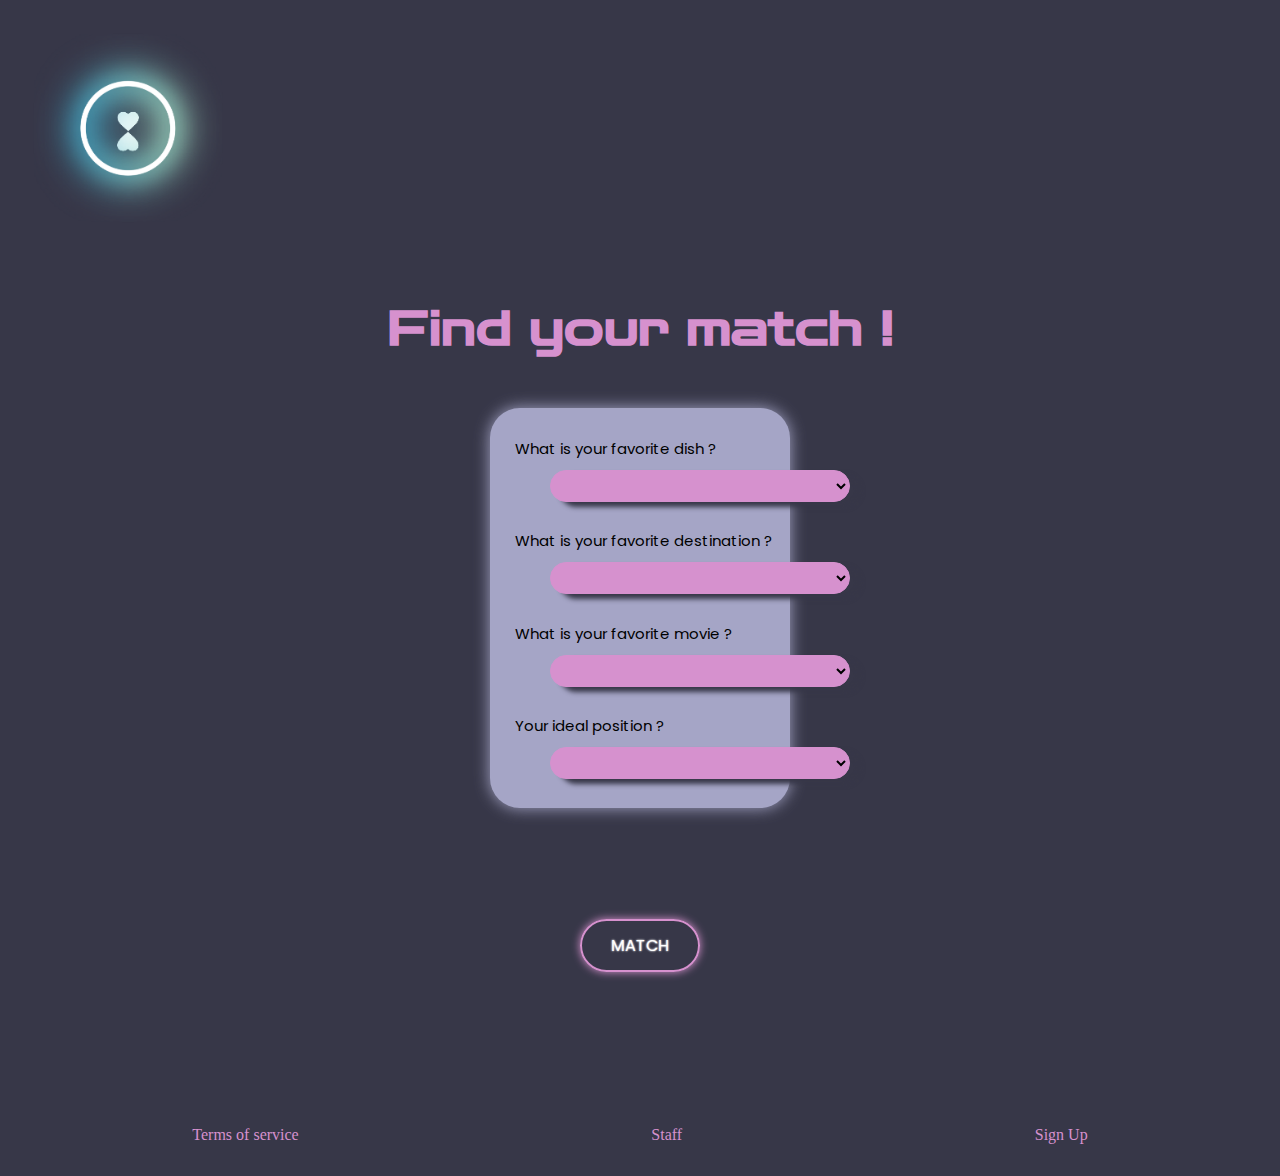
<file: form.html>
<!DOCTYPE html>
<html lang="en">
<head>
    <meta charset="UTF-8">
    <link rel="stylesheet" href="/assets/css/form.css" />
    <meta http-equiv="X-UA-Compatible" content="IE=edge">
    <meta name="viewport" content="width=device-width, initial-scale=1.0">
    <title>Find Your Match</title>
    <link rel="shortcut icon" href="/assets/img/Sans_titre.png">
</head>

<body>
  <div class="form-container"></div>
  <header>
        <img  class="logo" src="/assets/img/logocoeur1.png" alt="logo"/>
    <div class="title">
        <h1> Find your match ! </h1>
    </div>
</header>
    
    <form method="post" action="traitement.php"> 
        <div class="question">
            <div class="bg-form">
                <div>
                    <label for="Question1">What is your favorite dish ?</label>
                    <br>
                    <select name="Question1" id="Question">
                        <option value=""></option>
                        <option value=""> couscous royal</option>
                        <option value=""> couscous chicken</option>
                        <option value=""> couscou merguez</option>
                        <option value=""> couscou meatball</option>
                    </select>
                </div>
                <div>
                    <label for="Question2"> What is your favorite destination ?</label> 
                    <br>
                    <select name="Question2" id="Question">
                        <option value=""></option>
                        <option value="1"> Arctic</option>
                        <option value="2"> Antarctic</option>
                        <option value="3"> North Korea</option>
                        <option value="4"> In prison</option>
                    </select>
                </div>
                <div>
                    <label for="Question3">What is your favorite movie ?</label> 
                    <br>
                    <select name="Question3" id="Question">
                        <option value=""></option>
                        <option value="5"> Camping 2 </option>
                        <option value="6"> RTT</option>
                        <option value="7"> Le Raid</option>
                        <option value="8"> Vive la France</option>
                    </select>
                </div>
                <div>
                    <label for="Question4"> Your ideal position ?</label>
                    <br> 
                    <select name="Question4" id="Question">
                        <option value=""></option>
                        <option value="9"> 69</option>
                        <option value="10"> 68</option>
                        <option value="11"> 67</option>
                        <option value="12"> 66</option>
                    </select>
                </div>   
            </div>
        </div>
          <div class="bouton">
    <a href="gallery.html" class="match">MATCH </a>
    </div>
    </form>
</div>


    <footer>
        <div class="footer-container">
            <ul>
                <li><a href="terms.html">Terms of service</a></li>
                <li class="staff"><a href="staff.html">Staff</a></li>
                <li><a href="sign-up.html">Sign Up</a></li>
            </ul>
        </div>
    </footer>
</body>
</html>
</file>
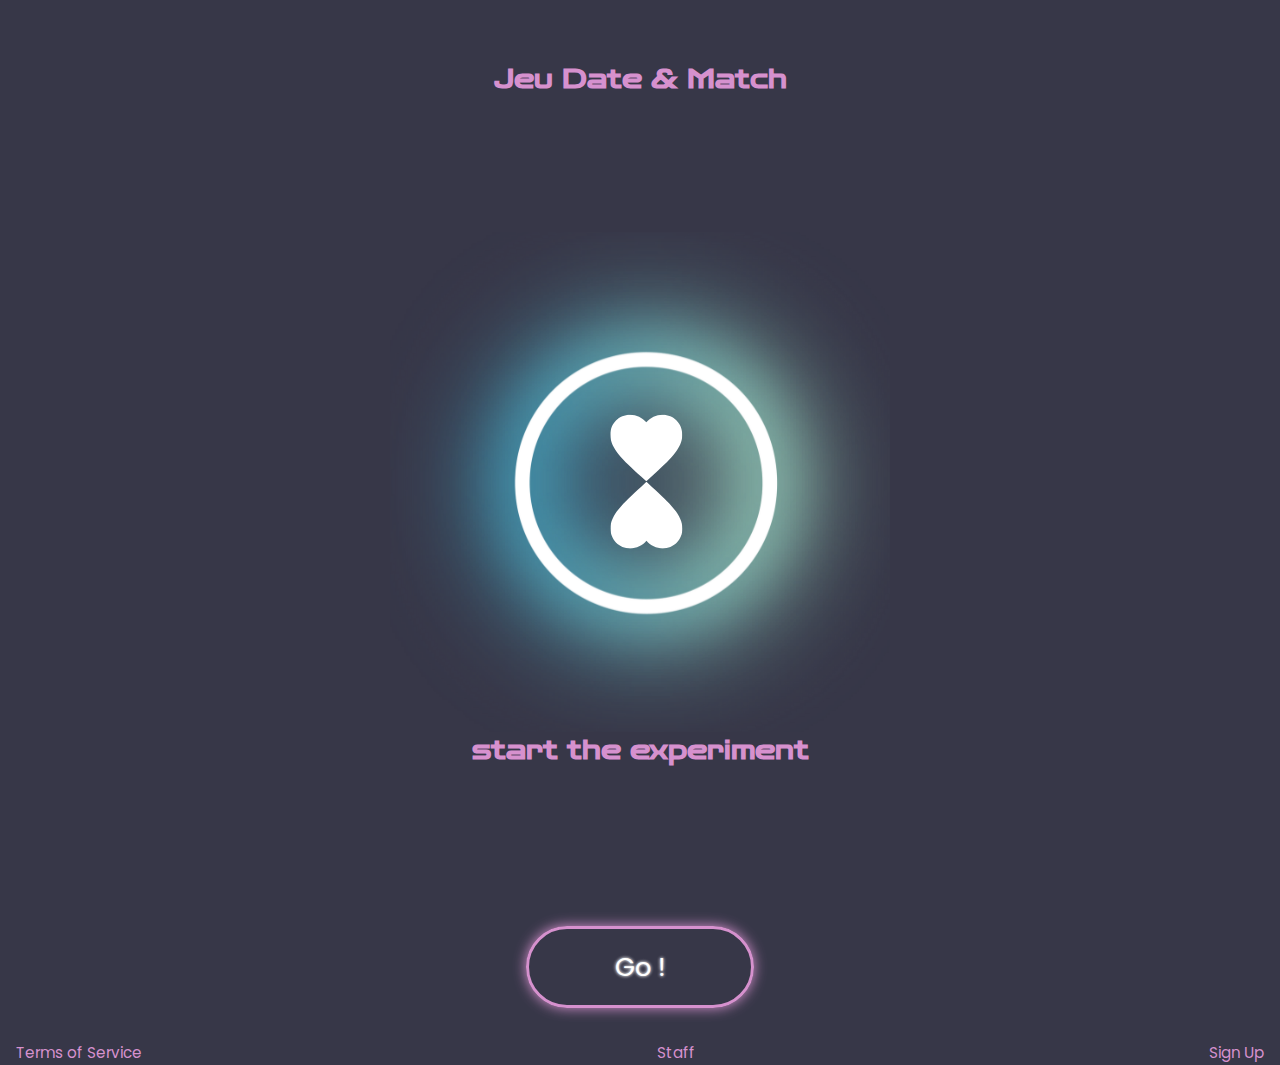
<file: home.html>
<!DOCTYPE html>
<html lang="fr">
<head>
    <meta charset="UTF-8">
    
    <!--  SEO  -->

    <meta name="title" content="Jeu code & match">
    <meta name="description" content="Site de rencontre de Wilders">
    <meta name="robots" content="noindex, nofollow">
    <meta http-equiv="Content-Type" content="text/html; charset=utf-8">
    <meta name="language" content="French">
    <meta name="revisit-after" content="1 days">
    <meta name="author" content="WEBHOPE LTD">


    <meta name="viewport" content="width=device-width, initial-scale=1.0"/>
    <meta http-equiv="X-UA-Compatible" content="ie=edge">
    <link rel="stylesheet" href="assets/css/home.css">
    <link href="https://fonts.googleapis.com/css2?family=Poppins&display=swap" rel="stylesheet">
    <link href="https://fonts.googleapis.com/css2?family=Zen+Dots&display=swap" rel="stylesheet">
    <link rel="icon" type="image/png" href="/assets/img/favicon.png" />
    
    <title>Jeu Date & Match</title>
    
</head>

<body>      
    
    <!-- HOME CONTAINER -->
    <main class="home-container">
        <!-- TITRE -->
        <div class="title">
            <h1>Jeu Date & Match</h1>
        </div>
        
    
        <div class="subtitle">
            <h3>start the experiment</h3>
        <a href="form.html" class="neon-btn">Go !</a>
        </div>
    </main>
    <!-- FOOTER -->
<footer>
    <div class="footer-container">
        <ul>
            <li><a href="terms.html" class="cg">Terms of Service</a></li>
            <li class="staff"><a href="staff.html" class="staff">Staff</a></li>
            <li><a href="sign-up.html" class="sign-up">Sign Up</a></li>
        </ul>
    </div>
</footer>
</body>
</html>
</file>
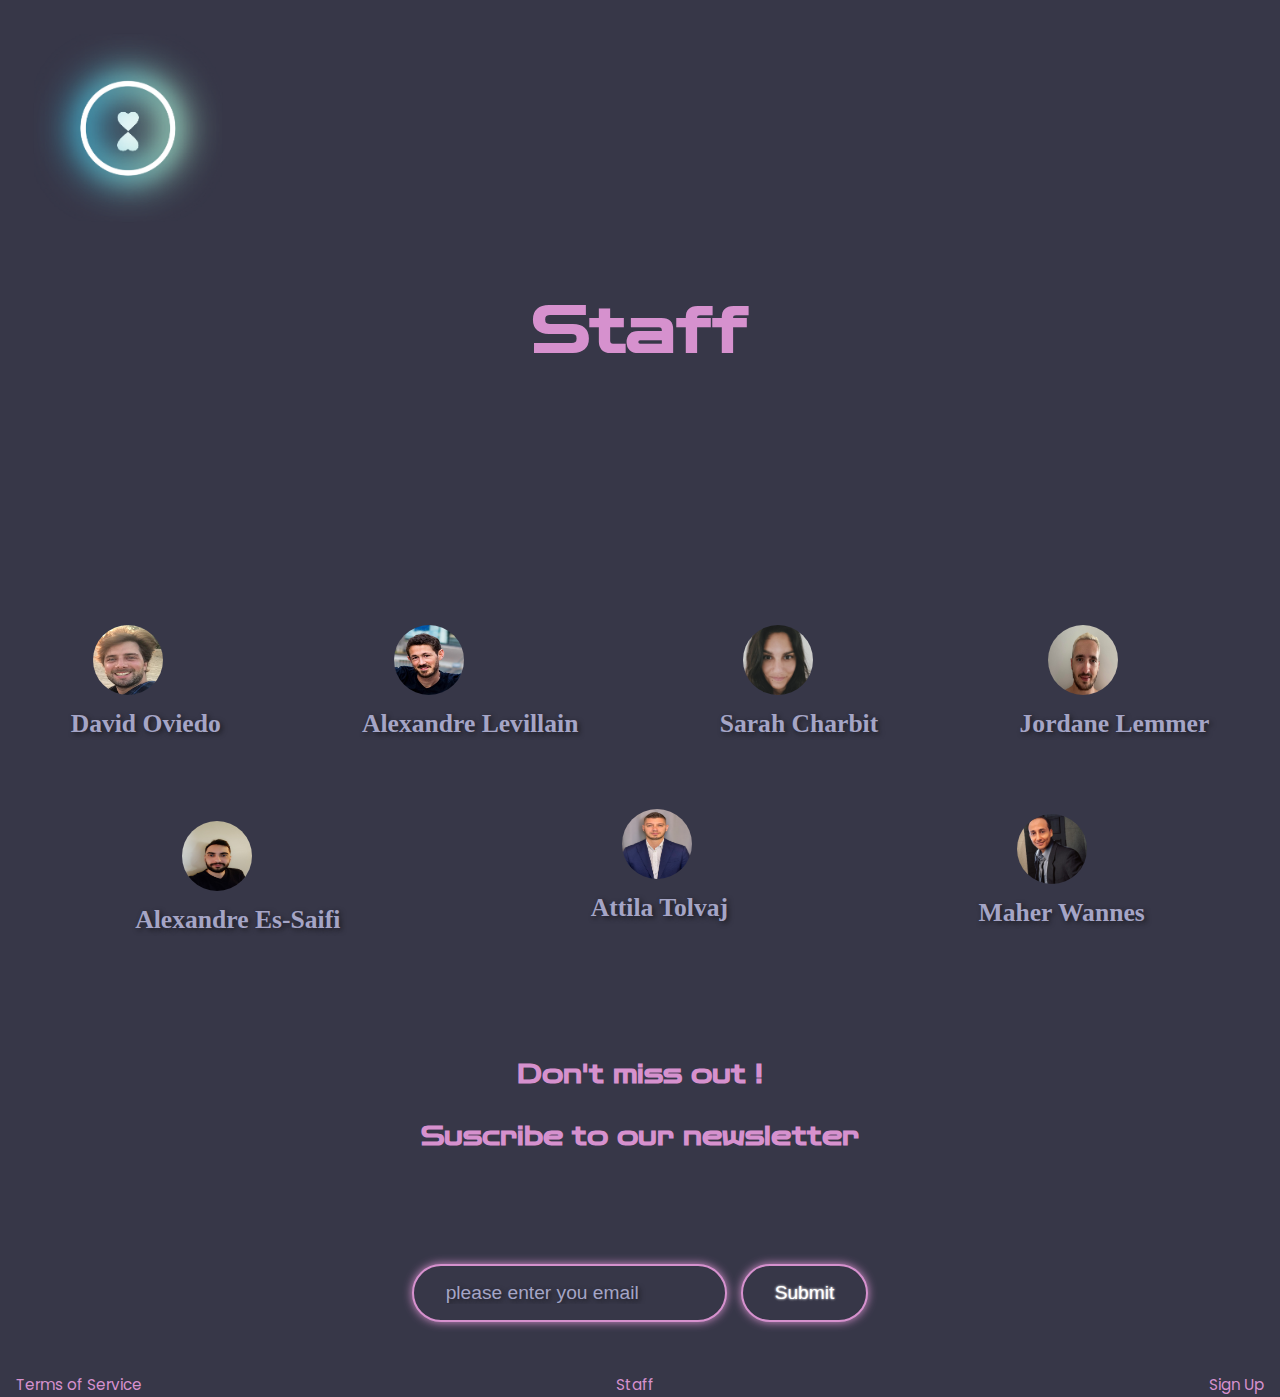
<file: staff.html>
<!DOCTYPE html>
<html lang="fr">
<head>
    <meta name="title" content="Jeu code & match">
    <meta name="description" content="Site de rencontre de Wilders">
    <meta name="robots" content="noindex, nofollow">
    <meta http-equiv="Content-Type" content="text/html; charset=utf-8">
    <meta name="language" content="French">
    <meta name="revisit-after" content="1 days">
    <meta name="author" content="WEBHOPE LTD">


    <meta name="viewport" content="width=device-width, initial-scale=1.0"/>
    <meta http-equiv="X-UA-Compatible" content="ie=edge">
    <link rel="stylesheet" href="assets/css/staff.css">
    <link href="https://fonts.googleapis.com/css2?family=Poppins&display=swap" rel="stylesheet">
    <link href="https://fonts.googleapis.com/css2?family=Zen+Dots&display=swap" rel="stylesheet">
    <link rel="icon" type="image/png" href="/assets/img/favicon.png" />
    <title>The Best Staff</title>
</head>
<body>
     <main class="staff-container">
        <div class="logo">
            <img src="/assets/img/logocoeur1.png" alt="logo">
        </div>
        <!-- TITRE -->
        <div class="title">
            <h1>Staff</h1>
        </div>
        
        
        <div class="profile">
            <div class="photo">
            <img src="/assets/img/profil.dave.jpg" alt="profile1">
            <h3>David Oviedo</h3>
            </div>
            <div class="photo">
                <img src="/assets/img/profil.alex/profil.alex.jpg" alt="profile1">
                <h3>Alexandre Levillain</h3>
                </div>
                <div class="photo">
                    <img src="/assets/img/profil.alex/profil.sarah.jpg" alt="profile1">
                    <h3>Sarah Charbit</h3>
                    </div>
                    <div class="photo">
                        <img src="/assets/img/profil.alex/profil.jordane.jpg" alt="profile1">
                        <h3>Jordane Lemmer</h3>
                        </div>
                  
            
        </div>
        <div class="profile2">
            <div class="photo">
                <img src="/assets/img/profil.alex/profil.alexandre.jpg" alt="profile1">
                <h3>Alexandre Es-Saifi</h3>
                </div>
                <div class="photo">
                    <img src="/assets/img/profil.alex/profil.attila.jpg" alt="profile1">
                    <h3>Attila Tolvaj</h3>
                    </div>
                    <div class="photo">
                        <img src="/assets/img/profil.alex/profil.maher.jpg" alt="profile1">
                        <h3>Maher Wannes</h3>
                        </div>
        </div>

    </main>

<section class="news">
    <div class="newsletter">
        <h3>Don't miss out !<br><br> Suscribe to our newsletter</h3>
        <div class="button-container">
            <input type="email" placeholder="please enter you email">
            <button>Submit</button>
        </div>
    </div>
</section>
    <!-- FOOTER -->
<footer>
    <div class="footer-container">
        <ul>
            <li><a href="terms.html" class="cg">Terms of Service</a></li>
            <li class="staff"><a href="staff.html" class="staff">Staff</a></li>
            <li><a href="sign-up.html" class="sign-up">Sign Up</a></li>
        </ul>
    </div>
</footer>
</body>
</html>
</file>
<file: assets/css/form.css>
@import url('https://fonts.googleapis.com/css2?family=Permanent+Marker&family=Zen+Dots&display=swap');
@import url('https://fonts.googleapis.com/css2?family=Permanent+Marker&family=Poppins&family=Zen+Dots&display=swap');

:root {
    --background-color: #373748;
    --main-color: #A5A5C6;
    --secondary-color:#D691CE;
    --third-color:#FFFFFF;
    --font1:'Zen Dots';
    --font2:'Poppins', sans-serif;
    }
   
*   {
    margin: 0px;
    padding: 0%;
    box-sizing: border-box;
    }

    @media screen and (max-device-width:800px) {
        h1 {
            font-size:1em;
        }
        footer {
            font-size: smaller;
        }
        select {
            width: 10px;
            height: 32px;
        }
        .logo {
            height: 100px;
        }  
    }


/*-------------------------header-------------------------------------*/
 header {
    justify-content: center;
    align-items: center;
    flex-direction: column;
    }

 h1 {
    color : var(--secondary-color);
    text-align: center;
    display: flex;
    justify-content: center;
    font-family: var(--font1);
    }

.form-container h1, form {
    display: flex;
    align-items:center;
    }
    
.title {
   font-size: 1.5em;
   margin: 40px;
   }

.logo {
    height: 20%;
    width: 20%;
}   
/*-------------------------body----------------------------------------*/    
body {
    background-color:  var(--background-color);
    }
  
form {
    margin-top: 50px;
    margin-bottom: 50px;
    display: flex;
    flex-direction: column;
    }

.bg-form {
    display: flex;
    flex-direction: column;
    justify-content: space-around;
    align-items: flex-start;
    width: 300px;
    height: 400px;
    background-color: var(--main-color);
    padding: 5%;
    border-radius: 30px;
    box-shadow: 0 0 1em 0 var(--main-color);
    

    }

.question {
    display: flex;
    flex-direction: column;
    justify-content: center;
    max-width: 400px;           
    }  

select {
    width: 300px;
    height: 32px;
    margin-left: 15%;
    margin-top: 10px;
    background-color: var(--secondary-color);
    border-radius: 30px;
    border-color: var(--secondary-color);
    box-shadow: 10px 5px 5px var(--background-color);
    }

label {
    margin: 10px;
    font-family: var(--font2);
    font-size: 15px;
    }
        
.q1 {
    margin: 10px;
    }
    
.bouton {
    width: 120px;
    height: 46px;
    margin: 111px;
    }

.match {
    padding: 0.75em 1em;
    display: flex;
    justify-content: center;
    border: currentColor 0.125em solid;
    border-radius: 3em;
    border-color: var(--secondary-color);
    color: var(--third-color);
    text-shadow: 
    0 0 0.125em hsl(0 0% 100% / 0.5),
    0 0 0.125em currentColor;
    box-shadow: 0 0 0.5em 0 var(--secondary-color);
    text-decoration: none;
    font-family: var(--font2);
    
}


/*-------------------------------footer--------------------------------*/
footer ul {
    display: flex;
    justify-content: space-around;
    list-style-type: none;
    margin: 2rem 1rem;
    }
           
li a {
    text-decoration: none;
    color: var(--secondary-color);
    }
</file>
<file: assets/css/home.css>
/* ROOTER */ 
:root {
    --background-color: #373748;
    --main-color: #A5A5C6;
    --secondary-color:#D691CE;
    --third-color:#FFFFFF;
    --font2: "poppins", sans-serif;
    --font1: "Zen Dots", cursive;
}

/* PARAMETRE GLOBAL */       
* {
    margin: 0;
    padding: 0;
    box-sizing: border-box;
}
/* BODY */
body {
    background: no-repeat url(../img/heart2.png) center;
    background-color: var(--background-color);
    height: 100vh;
}

/* LOGO */
.logo img {
    width: 15%;
    height: 15%;
}

/* TEXT */
ul, a {
    list-style: none;
    text-decoration: none;
    color: var(--secondary-color);
    font-family: var(--font2);
}

/* HOME CONTAINER */
.home-container h1, h3 {
    display: flex;
    justify-content: center;
    align-items: center;
    font-family: var(--font1);
    color: var(--secondary-color);
}
.title h1{
    font-size: 1.6em;
    margin-top: 4rem;
}
.subtitle h3, a {
    font-size: 1.6em;
}
.subtitle h3 {
    margin-top: 40rem;
}

.subtitle {
    display: flex;
    flex-direction: column;
    justify-content: center;
    align-items: center;
}
.neon-btn {
    width: 228px;
    height: 82px;
    margin: 10rem 0 0 0;
    padding: 0.75em 1em;
    display: flex;
    justify-content: center;
    align-items: center;
    cursor: pointer;
    border: currentColor 0.125em solid;
    border-radius: 2em;
    border-color: var(--secondary-color);
    color: var(--third-color);
    text-shadow: 
    0 0 0.125em hsl(0 0% 100% / 0.5),
    0 0 0.125em currentColor;
    box-shadow: 0 0 0.5em 0 var(--secondary-color);
    animation: slideDown 2s;
}

@keyframes slideDown {
    from {
        transform: translateY(256px);
        opacity: 0;
    }
    to {
        transform: translateY(0);
        opacity: 1; 
    }
}


/* FOOTER */
.footer-container a {
    font-size: 0.95em;
}
.footer-container ul{
    display: flex;
    justify-content: space-between;
    align-items: center;
    margin: 2rem 1rem;
}


/* MEDIA QUERIES */

@media screen and (min-width:1300px) {
    .staff {
        margin-left: -40px;
    }
}
</file>
<file: assets/css/staff.css>
/* ROOTER */ 
:root {
    --background-color: #373748;
    --main-color: #A5A5C6;
    --secondary-color:#D691CE;
    --third-color:#FFFFFF;
    --font2: "poppins", sans-serif;
    --font1: "Zen Dots", cursive;
}

/* PARAMETRE GLOBAL */       
* {
    margin: 0;
    padding: 0;
    box-sizing: border-box;
}
/* BODY */
body {
    
    background-color: var(--background-color);
    height: 100vh;
}

/* LOGO */
.logo img {
    width: 20%;
    height: 20%;
}
.profile img {
    width: 70px;
    height: 70px;
    border-radius: 50%;
    margin-left: 15%;
}
.profile {
    display: flex;
    align-items: center;
    justify-content: space-around;
    margin-top: 20%;
}
.profile h3 {
    display: flex;
    align-items: center;
    justify-content: center;
    font-size: 0.8em;
    color: var(--main-color);
    margin-top: 10px;
    text-shadow: 2px 2px 5px rgba(12, 12, 12, 0.6);
}
.profile2 h3 {
    display: flex;
    align-items: center;
    justify-content: center;
    font-size: 0.8em;
    color: var(--main-color);
    margin-top: 10px;
    text-shadow: 2px 2px 5px rgba(12, 12, 12, 0.6);
}
.profile2 img {
    margin-top: 35%;
    width: 70px;
    height: 70px;
    border-radius: 50%;
    margin-left: 23%;
}
.profile2 {
    display: flex;
    align-items: center;
    justify-content: space-around;
    padding: 10px;
    margin-bottom: 50px;
}
.news {
    margin-bottom: 50px;
    display: flex;
    justify-content: center;
    align-items: center;
}
.newsletter {
    width: 100%;
    display: flex;
    justify-content: center;
    align-items: center;
    flex-direction: column;
}
  .newsletter h3 {
    color: var(--secondary-color);
    font-family: var(--font1);
    margin: 4rem;
    font-size: 1.2rem;
    text-align: center;
    
  }
  .newsletter input {
    
    padding: 1rem 2rem;
    border-radius: 3rem;
    background: var(--background-color);
    outline: none;
    font-size: 1.2rem;
    border: currentColor 0.125em solid;
    border-color: var(--secondary-color);
    text-shadow: 
    0 0 0.125em hsl(0 0% 100% / 0.5),
    0 0 0.125em currentColor;
    box-shadow: 0 0 0.5em 0 var(--secondary-color);
  }
  .button-container button {
    border-radius: 3rem;
    color: var(--third-color);
    padding: 1rem 2rem;
    font-size: 1.2rem;
    outline: none;
    cursor: pointer;
    background: var(--background-color);
    margin-top: 3rem;
    margin-left: 10px;
    text-shadow: 2px 2px 5px rgba(12, 12, 12, 0.6);
    border: currentColor 0.125em solid;
    border-color: var(--secondary-color);
    text-shadow: 
    0 0 0.125em hsl(0 0% 100% / 0.5),
    0 0 0.125em currentColor;
    box-shadow: 0 0 0.5em 0 var(--secondary-color);
  }
  input::placeholder {
    color: var(--main-color);
    text-shadow: 2px 2px 5px rgba(12, 12, 12, 0.6);
  }

/* TEXT */
ul, a {
    list-style: none;
    text-decoration: none;
    color: var(--secondary-color);
    font-family: var(--font2);
}

/* STAFF CONTAINER */
.staff-container h1 {
    display: flex;
    justify-content: center;
    align-items: center;
    font-family: var(--font1);
    color: var(--secondary-color);
}
.title h1{
    font-size: 1.6em;
    margin-top: 2rem;
}
.subtitle h3, a {
    font-size: 1.6em;
}
.subtitle h3 {
    margin-top: 40rem;
}

.subtitle {
    display: flex;
    flex-direction: column;
    justify-content: center;
    align-items: center;
}
.neon-btn {
    width: 228px;
    height: 82px;
    margin: 10rem 0 0 0;
    padding: 0.75em 1em;
    display: flex;
    justify-content: center;
    align-items: center;
    cursor: pointer;
    border: currentColor 0.125em solid;
    border-radius: 2em;
    border-color: var(--secondary-color);
    color: var(--third-color);
    text-shadow: 
    0 0 0.125em hsl(0 0% 100% / 0.5),
    0 0 0.125em currentColor;
    box-shadow: 0 0 0.5em 0 var(--secondary-color);
    
}



/* FOOTER */
.footer-container a {
    font-size: 0.95em;
}
.footer-container ul{
    display: flex;
    justify-content: space-between;
    align-items: center;
    margin: 2rem 1rem;
}


/* MEDIA QUERIES */

@media screen and (min-width:800px) {
    .staff {
        margin-left: -40px;
    }
    .title h1 {
            font-size: 4em;
    }
    .profile2 h3, .profile h3, .newsletter h3 {
        font-size: 1.6em;
    }

}

@media screen and (max-width:500px) {
    .profile  {
        flex-direction: column;
        margin-left: 80px;
        justify-content: space-between;
    }
    .profile2 {
        flex-direction: column;
        margin-left: 80px;
        justify-content: space-between;
    }
    .profile img {
        width: 50%;
        height: 50%;
        margin: 15%;
    }
    .profile2 img {
        width: 50%;
        height: 50%;
        margin: 15%;
    }
    .profile2 h3, .profile h3{
        font-size: 2em;
        margin-left: -40px;
    }
}
</file>
